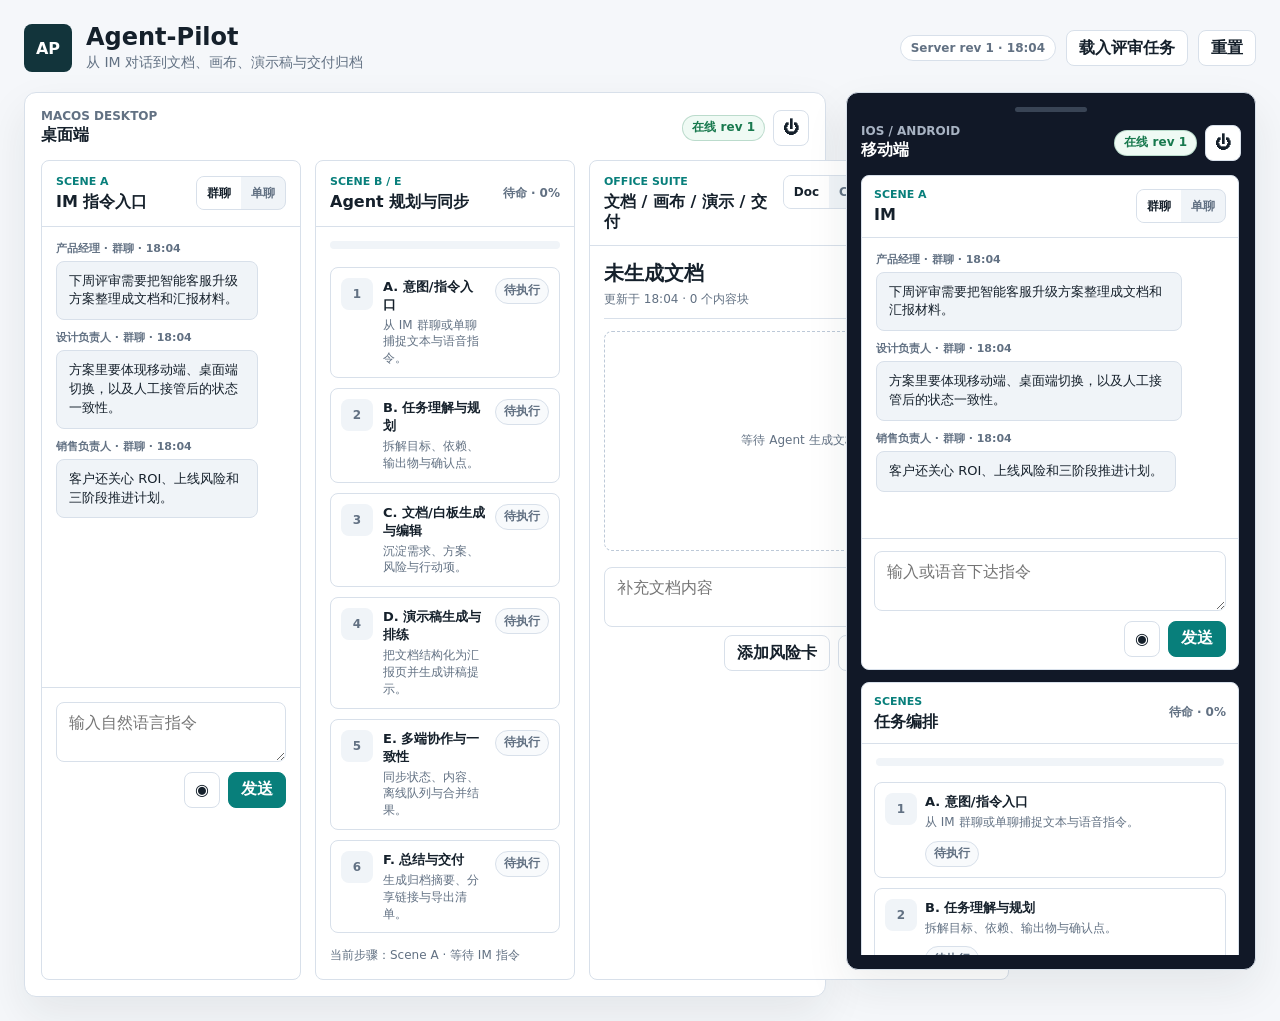
<file: index.html>
<!doctype html>
<html lang="zh-CN">
  <head>
    <meta charset="UTF-8" />
    <meta name="viewport" content="width=device-width, initial-scale=1.0" />
    <title>Agent-Pilot | IM 协同办公助手</title>
    <link rel="stylesheet" href="./styles.css" />
  </head>
  <body>
    <div class="app-shell">
      <header class="topbar">
        <div class="brand">
          <div class="brand-mark">AP</div>
          <div>
            <h1>Agent-Pilot</h1>
            <p>从 IM 对话到文档、画布、演示稿与交付归档</p>
          </div>
        </div>
        <div class="global-actions">
          <span id="serverStatus" class="server-status">同步中</span>
          <button type="button" class="ghost-btn" data-global-action="seed">载入评审任务</button>
          <button type="button" class="ghost-btn" data-global-action="reset">重置</button>
        </div>
      </header>

      <main class="device-stage" aria-label="Agent-Pilot multi-device workspace">
        <section class="device desktop-device" data-device="desktop">
          <div class="device-bar">
            <div>
              <span class="device-label">macOS Desktop</span>
              <strong>桌面端</strong>
            </div>
            <div class="device-tools">
              <span class="sync-pill" data-role="sync"></span>
              <button type="button" class="icon-btn" title="切换在线状态" data-action="toggle-online">⏻</button>
            </div>
          </div>
          <div class="desktop-layout">
            <section class="panel im-panel">
              <div class="panel-head">
                <div>
                  <span class="eyebrow">Scene A</span>
                  <h2>IM 指令入口</h2>
                </div>
                <div class="segmented" role="tablist" aria-label="thread mode">
                  <button type="button" class="active" data-action="thread" data-thread="群聊">群聊</button>
                  <button type="button" data-action="thread" data-thread="单聊">单聊</button>
                </div>
              </div>
              <div class="chat-list" data-role="chat"></div>
              <form class="composer" data-role="composer">
                <textarea data-role="commandInput" rows="2" placeholder="输入自然语言指令"></textarea>
                <div class="composer-actions">
                  <button type="button" class="icon-btn" title="语音输入" data-action="voice">◉</button>
                  <button type="submit" class="primary-btn" title="发送指令">发送</button>
                </div>
              </form>
            </section>

            <section class="panel planner-panel">
              <div class="panel-head">
                <div>
                  <span class="eyebrow">Scene B / E</span>
                  <h2>Agent 规划与同步</h2>
                </div>
                <span class="progress-text" data-role="progressText"></span>
              </div>
              <div class="task-meter">
                <div class="task-meter-fill" data-role="progressFill"></div>
              </div>
              <div class="scene-list" data-role="scenes"></div>
              <div class="queue-strip" data-role="queue"></div>
            </section>

            <section class="panel workspace-panel">
              <div class="panel-head workspace-head">
                <div>
                  <span class="eyebrow">Office Suite</span>
                  <h2>文档 / 画布 / 演示 / 交付</h2>
                </div>
                <div class="tabs" data-role="tabs"></div>
              </div>
              <div class="workspace-body" data-role="workspace"></div>
            </section>
          </div>
        </section>

        <section class="device mobile-device" data-device="mobile">
          <div class="phone-shell">
            <div class="phone-speaker"></div>
            <div class="device-bar compact">
              <div>
                <span class="device-label">iOS / Android</span>
                <strong>移动端</strong>
              </div>
              <div class="device-tools">
                <span class="sync-pill" data-role="sync"></span>
                <button type="button" class="icon-btn" title="切换在线状态" data-action="toggle-online">⏻</button>
              </div>
            </div>
            <div class="mobile-scroll">
              <section class="panel im-panel">
                <div class="panel-head">
                  <div>
                    <span class="eyebrow">Scene A</span>
                    <h2>IM</h2>
                  </div>
                  <div class="segmented" role="tablist" aria-label="thread mode">
                    <button type="button" class="active" data-action="thread" data-thread="群聊">群聊</button>
                    <button type="button" data-action="thread" data-thread="单聊">单聊</button>
                  </div>
                </div>
                <div class="chat-list" data-role="chat"></div>
                <form class="composer" data-role="composer">
                  <textarea data-role="commandInput" rows="2" placeholder="输入或语音下达指令"></textarea>
                  <div class="composer-actions">
                    <button type="button" class="icon-btn" title="语音输入" data-action="voice">◉</button>
                    <button type="submit" class="primary-btn" title="发送指令">发送</button>
                  </div>
                </form>
              </section>

              <section class="panel planner-panel">
                <div class="panel-head">
                  <div>
                    <span class="eyebrow">Scenes</span>
                    <h2>任务编排</h2>
                  </div>
                  <span class="progress-text" data-role="progressText"></span>
                </div>
                <div class="task-meter">
                  <div class="task-meter-fill" data-role="progressFill"></div>
                </div>
                <div class="scene-list" data-role="scenes"></div>
                <div class="queue-strip" data-role="queue"></div>
              </section>

              <section class="panel workspace-panel">
                <div class="panel-head workspace-head">
                  <div>
                    <span class="eyebrow">Suite</span>
                    <h2>成果</h2>
                  </div>
                  <div class="tabs" data-role="tabs"></div>
                </div>
                <div class="workspace-body" data-role="workspace"></div>
              </section>
            </div>
          </div>
        </section>
      </main>
    </div>

    <script src="./src/app.js"></script>
  </body>
</html>
</file>
<file: styles.css>
:root {
  --bg: #f5f7fa;
  --surface: #ffffff;
  --surface-2: #f0f4f8;
  --line: #d8e0ea;
  --line-strong: #bdc9d8;
  --text: #15202b;
  --muted: #627183;
  --teal: #087f7b;
  --teal-dark: #06625f;
  --blue: #2563eb;
  --coral: #b64b2f;
  --amber: #a16207;
  --green: #18794e;
  --red: #b42318;
  --shadow: 0 18px 44px rgba(21, 32, 43, 0.08);
}

* {
  box-sizing: border-box;
}

body {
  margin: 0;
  min-height: 100vh;
  background: var(--bg);
  color: var(--text);
  font-family:
    Inter, ui-sans-serif, system-ui, -apple-system, BlinkMacSystemFont, "Segoe UI",
    "PingFang SC", "Microsoft YaHei", sans-serif;
  letter-spacing: 0;
}

button,
textarea,
input {
  font: inherit;
}

button {
  cursor: pointer;
}

.app-shell {
  min-height: 100vh;
  padding: 24px;
}

.topbar {
  display: flex;
  align-items: center;
  justify-content: space-between;
  gap: 20px;
  max-width: 1600px;
  margin: 0 auto 20px;
}

.brand {
  display: flex;
  align-items: center;
  gap: 14px;
}

.brand-mark {
  display: grid;
  place-items: center;
  width: 48px;
  height: 48px;
  border-radius: 8px;
  background: #12343b;
  color: #ffffff;
  font-weight: 800;
}

.brand h1,
.brand p,
.panel h2,
.device-bar strong {
  margin: 0;
}

.brand h1 {
  font-size: 24px;
  line-height: 1.1;
}

.brand p {
  margin-top: 4px;
  color: var(--muted);
  font-size: 14px;
}

.global-actions {
  display: flex;
  align-items: center;
  justify-content: flex-end;
  gap: 10px;
  flex-wrap: wrap;
}

.server-status,
.sync-pill,
.status-badge {
  display: inline-flex;
  align-items: center;
  justify-content: center;
  min-height: 26px;
  border: 1px solid var(--line);
  border-radius: 999px;
  background: var(--surface);
  color: var(--muted);
  font-size: 12px;
  font-weight: 700;
  white-space: nowrap;
}

.server-status {
  padding: 0 10px;
}

.sync-pill {
  padding: 0 9px;
}

.sync-pill.offline {
  border-color: rgba(180, 35, 24, 0.28);
  color: var(--red);
  background: #fff4f2;
}

.sync-pill.online {
  border-color: rgba(24, 121, 78, 0.24);
  color: var(--green);
  background: #effaf4;
}

.ghost-btn,
.primary-btn,
.icon-btn,
.segmented button,
.tabs button,
.small-btn {
  border: 1px solid var(--line);
  border-radius: 8px;
  background: var(--surface);
  color: var(--text);
  transition:
    background 160ms ease,
    border-color 160ms ease,
    color 160ms ease,
    transform 160ms ease;
}

.ghost-btn,
.primary-btn,
.small-btn {
  min-height: 36px;
  padding: 0 12px;
  font-weight: 700;
}

.primary-btn {
  background: var(--teal);
  border-color: var(--teal);
  color: #ffffff;
}

.primary-btn:hover {
  background: var(--teal-dark);
  border-color: var(--teal-dark);
}

.ghost-btn:hover,
.small-btn:hover,
.icon-btn:hover {
  border-color: var(--line-strong);
  background: var(--surface-2);
}

.icon-btn {
  display: grid;
  place-items: center;
  width: 36px;
  height: 36px;
  padding: 0;
  font-weight: 900;
}

.device-stage {
  display: grid;
  grid-template-columns: minmax(0, 1fr) minmax(340px, 410px);
  gap: 20px;
  max-width: 1600px;
  margin: 0 auto;
  align-items: start;
}

.device {
  min-width: 0;
}

.desktop-device,
.phone-shell {
  border: 1px solid var(--line);
  border-radius: 12px;
  background: var(--surface);
  box-shadow: var(--shadow);
}

.desktop-device {
  padding: 16px;
}

.phone-shell {
  padding: 14px;
  background: #111827;
}

.phone-speaker {
  width: 72px;
  height: 5px;
  margin: 0 auto 12px;
  border-radius: 999px;
  background: #394455;
}

.device-bar {
  display: flex;
  align-items: center;
  justify-content: space-between;
  gap: 12px;
  margin-bottom: 14px;
}

.phone-shell .device-bar {
  color: #ffffff;
}

.device-label {
  display: block;
  margin-bottom: 2px;
  color: var(--muted);
  font-size: 12px;
  font-weight: 800;
  text-transform: uppercase;
}

.phone-shell .device-label {
  color: #a8b3c3;
}

.device-tools {
  display: flex;
  align-items: center;
  gap: 8px;
}

.desktop-layout {
  display: grid;
  grid-template-columns: minmax(260px, 0.72fr) minmax(260px, 0.65fr) minmax(420px, 1.18fr);
  gap: 14px;
  align-items: stretch;
}

.panel {
  min-width: 0;
  border: 1px solid var(--line);
  border-radius: 8px;
  background: var(--surface);
}

.phone-shell .panel {
  background: #ffffff;
}

.panel-head {
  display: flex;
  align-items: center;
  justify-content: space-between;
  gap: 12px;
  padding: 14px;
  border-bottom: 1px solid var(--line);
}

.panel h2 {
  font-size: 16px;
  line-height: 1.2;
}

.eyebrow {
  display: block;
  margin-bottom: 4px;
  color: var(--teal);
  font-size: 11px;
  font-weight: 900;
  text-transform: uppercase;
}

.segmented,
.tabs {
  display: flex;
  align-items: center;
  border: 1px solid var(--line);
  border-radius: 8px;
  overflow: hidden;
  background: var(--surface-2);
}

.segmented button,
.tabs button {
  min-height: 32px;
  padding: 0 10px;
  border: 0;
  border-radius: 0;
  background: transparent;
  color: var(--muted);
  font-size: 12px;
  font-weight: 800;
}

.segmented button.active,
.tabs button.active {
  background: var(--surface);
  color: var(--text);
}

.chat-list {
  display: flex;
  flex-direction: column;
  gap: 10px;
  height: 460px;
  padding: 14px;
  overflow: auto;
}

.mobile-device .chat-list {
  height: 300px;
}

.message {
  display: grid;
  gap: 5px;
  max-width: 88%;
  align-self: flex-start;
}

.message.user {
  align-self: flex-end;
}

.message-meta {
  color: var(--muted);
  font-size: 11px;
  font-weight: 800;
}

.message-bubble {
  padding: 10px 12px;
  border: 1px solid var(--line);
  border-radius: 8px;
  background: var(--surface-2);
  font-size: 13px;
  line-height: 1.45;
}

.message.user .message-bubble {
  border-color: rgba(8, 127, 123, 0.22);
  background: #eaf8f6;
}

.message.agent .message-bubble {
  border-color: rgba(37, 99, 235, 0.2);
  background: #eef4ff;
}

.composer {
  display: grid;
  gap: 10px;
  padding: 14px;
  border-top: 1px solid var(--line);
}

.composer textarea,
.doc-note-input {
  width: 100%;
  min-height: 58px;
  resize: vertical;
  border: 1px solid var(--line);
  border-radius: 8px;
  padding: 10px 12px;
  color: var(--text);
  background: #ffffff;
  outline: none;
}

.composer textarea:focus,
.doc-note-input:focus {
  border-color: rgba(8, 127, 123, 0.55);
  box-shadow: 0 0 0 3px rgba(8, 127, 123, 0.12);
}

.composer-actions {
  display: flex;
  justify-content: flex-end;
  gap: 8px;
}

.planner-panel {
  display: flex;
  flex-direction: column;
}

.progress-text {
  color: var(--muted);
  font-size: 12px;
  font-weight: 800;
  white-space: nowrap;
}

.task-meter {
  height: 8px;
  margin: 14px 14px 4px;
  border-radius: 999px;
  background: var(--surface-2);
  overflow: hidden;
}

.task-meter-fill {
  width: 0;
  height: 100%;
  border-radius: inherit;
  background: var(--teal);
  transition: width 220ms ease;
}

.scene-list {
  display: grid;
  gap: 10px;
  padding: 14px;
}

.scene-item {
  display: grid;
  grid-template-columns: 32px minmax(0, 1fr) auto;
  gap: 10px;
  align-items: start;
  padding: 10px;
  border: 1px solid var(--line);
  border-radius: 8px;
  background: #ffffff;
}

.scene-index {
  display: grid;
  place-items: center;
  width: 32px;
  height: 32px;
  border-radius: 8px;
  background: var(--surface-2);
  color: var(--muted);
  font-size: 12px;
  font-weight: 900;
}

.scene-title {
  font-size: 13px;
  font-weight: 900;
}

.scene-desc {
  margin-top: 3px;
  color: var(--muted);
  font-size: 12px;
  line-height: 1.4;
}

.status-badge {
  padding: 0 8px;
}

.status-badge.done {
  color: var(--green);
  border-color: rgba(24, 121, 78, 0.24);
  background: #effaf4;
}

.status-badge.running {
  color: var(--blue);
  border-color: rgba(37, 99, 235, 0.24);
  background: #eef4ff;
}

.status-badge.pending {
  color: var(--muted);
  background: #f8fafc;
}

.status-badge.blocked {
  color: var(--amber);
  border-color: rgba(161, 98, 7, 0.28);
  background: #fff8e8;
}

.queue-strip {
  margin-top: auto;
  padding: 0 14px 14px;
  color: var(--muted);
  font-size: 12px;
  line-height: 1.45;
}

.workspace-panel {
  display: flex;
  flex-direction: column;
  min-height: 620px;
}

.workspace-head {
  align-items: flex-start;
}

.workspace-body {
  flex: 1;
  min-height: 0;
  padding: 14px;
  overflow: auto;
}

.doc-view {
  display: grid;
  gap: 12px;
}

.doc-title {
  display: grid;
  gap: 4px;
  padding-bottom: 10px;
  border-bottom: 1px solid var(--line);
}

.doc-title h3 {
  margin: 0;
  font-size: 20px;
}

.doc-title span,
.slide-note,
.delivery-meta,
.empty-state {
  color: var(--muted);
  font-size: 12px;
  line-height: 1.45;
}

.doc-block {
  padding: 12px;
  border: 1px solid var(--line);
  border-radius: 8px;
  background: #ffffff;
}

.doc-block h4 {
  margin: 0 0 8px;
  font-size: 14px;
}

.doc-block p,
.doc-block li {
  color: #2d3a47;
  font-size: 13px;
  line-height: 1.55;
}

.doc-block p {
  margin: 0;
}

.doc-block ul {
  margin: 0;
  padding-left: 18px;
}

.note-composer {
  display: grid;
  gap: 8px;
  margin-top: 4px;
}

.note-actions {
  display: flex;
  justify-content: flex-end;
  gap: 8px;
}

.canvas-board {
  position: relative;
  width: 100%;
  min-height: 430px;
  border: 1px solid var(--line);
  border-radius: 8px;
  background:
    linear-gradient(#eef2f7 1px, transparent 1px),
    linear-gradient(90deg, #eef2f7 1px, transparent 1px),
    #ffffff;
  background-size: 28px 28px;
  overflow: hidden;
}

.canvas-card {
  position: absolute;
  width: min(200px, 42%);
  min-height: 82px;
  padding: 10px;
  border: 1px solid var(--line-strong);
  border-radius: 8px;
  background: #ffffff;
  box-shadow: 0 8px 18px rgba(21, 32, 43, 0.08);
}

.canvas-card.intent {
  border-top: 4px solid var(--teal);
}

.canvas-card.doc {
  border-top: 4px solid var(--blue);
}

.canvas-card.risk {
  border-top: 4px solid var(--coral);
}

.canvas-card.delivery {
  border-top: 4px solid var(--amber);
}

.canvas-card h4 {
  margin: 0 0 6px;
  font-size: 13px;
}

.canvas-card p {
  margin: 0;
  color: var(--muted);
  font-size: 12px;
  line-height: 1.45;
}

.slide-grid {
  display: grid;
  grid-template-columns: repeat(auto-fit, minmax(210px, 1fr));
  gap: 12px;
}

.slide-card {
  display: flex;
  flex-direction: column;
  min-height: 210px;
  border: 1px solid var(--line);
  border-radius: 8px;
  background: #ffffff;
  overflow: hidden;
}

.slide-top {
  padding: 10px 12px;
  background: #12343b;
  color: #ffffff;
  font-size: 12px;
  font-weight: 900;
}

.slide-card h3 {
  margin: 12px 12px 6px;
  font-size: 17px;
}

.slide-card ul {
  margin: 0;
  padding: 0 18px 10px 30px;
}

.slide-card li {
  margin: 6px 0;
  color: #2d3a47;
  font-size: 13px;
  line-height: 1.45;
}

.slide-note {
  margin-top: auto;
  padding: 10px 12px;
  border-top: 1px solid var(--line);
  background: #f8fafc;
}

.delivery-view {
  display: grid;
  gap: 12px;
}

.delivery-hero {
  display: grid;
  gap: 8px;
  padding: 14px;
  border: 1px solid var(--line);
  border-radius: 8px;
  background: #f8fafc;
}

.delivery-hero h3 {
  margin: 0;
  font-size: 18px;
}

.delivery-link {
  display: inline-flex;
  align-items: center;
  min-height: 34px;
  padding: 0 10px;
  border-radius: 8px;
  background: #eaf8f6;
  color: var(--teal-dark);
  font-size: 13px;
  font-weight: 800;
  word-break: break-all;
}

.delivery-list {
  display: grid;
  gap: 8px;
  margin: 0;
  padding: 0;
  list-style: none;
}

.delivery-list li {
  display: flex;
  justify-content: space-between;
  gap: 12px;
  padding: 10px 12px;
  border: 1px solid var(--line);
  border-radius: 8px;
  background: #ffffff;
  font-size: 13px;
}

.delivery-list span {
  color: var(--muted);
}

.empty-state {
  display: grid;
  place-items: center;
  min-height: 220px;
  border: 1px dashed var(--line-strong);
  border-radius: 8px;
  text-align: center;
}

.mobile-scroll {
  display: grid;
  gap: 12px;
  max-height: 780px;
  overflow: auto;
  padding-right: 2px;
}

.mobile-device .panel-head {
  padding: 12px;
}

.mobile-device .workspace-panel {
  min-height: 420px;
}

.mobile-device .workspace-body,
.mobile-device .scene-list,
.mobile-device .composer {
  padding: 12px;
}

.mobile-device .scene-item {
  grid-template-columns: 30px minmax(0, 1fr);
}

.mobile-device .scene-item .status-badge {
  grid-column: 2;
  justify-self: start;
}

.mobile-device .tabs {
  max-width: 190px;
  overflow-x: auto;
}

.mobile-device .tabs button {
  min-width: 58px;
}

.mobile-device .canvas-board {
  min-height: 360px;
}

.mobile-device .canvas-card {
  width: 150px;
}

@media (max-width: 1180px) {
  .device-stage {
    grid-template-columns: 1fr;
  }

  .desktop-layout {
    grid-template-columns: 1fr;
  }

  .chat-list {
    height: 320px;
  }
}

@media (max-width: 720px) {
  .app-shell {
    padding: 14px;
  }

  .topbar {
    align-items: flex-start;
    flex-direction: column;
  }

  .global-actions {
    justify-content: flex-start;
  }

  .brand h1 {
    font-size: 21px;
  }

  .desktop-device {
    padding: 12px;
  }

  .panel-head,
  .workspace-head {
    align-items: flex-start;
    flex-direction: column;
  }

  .tabs {
    width: 100%;
    overflow-x: auto;
  }
}
</file>
